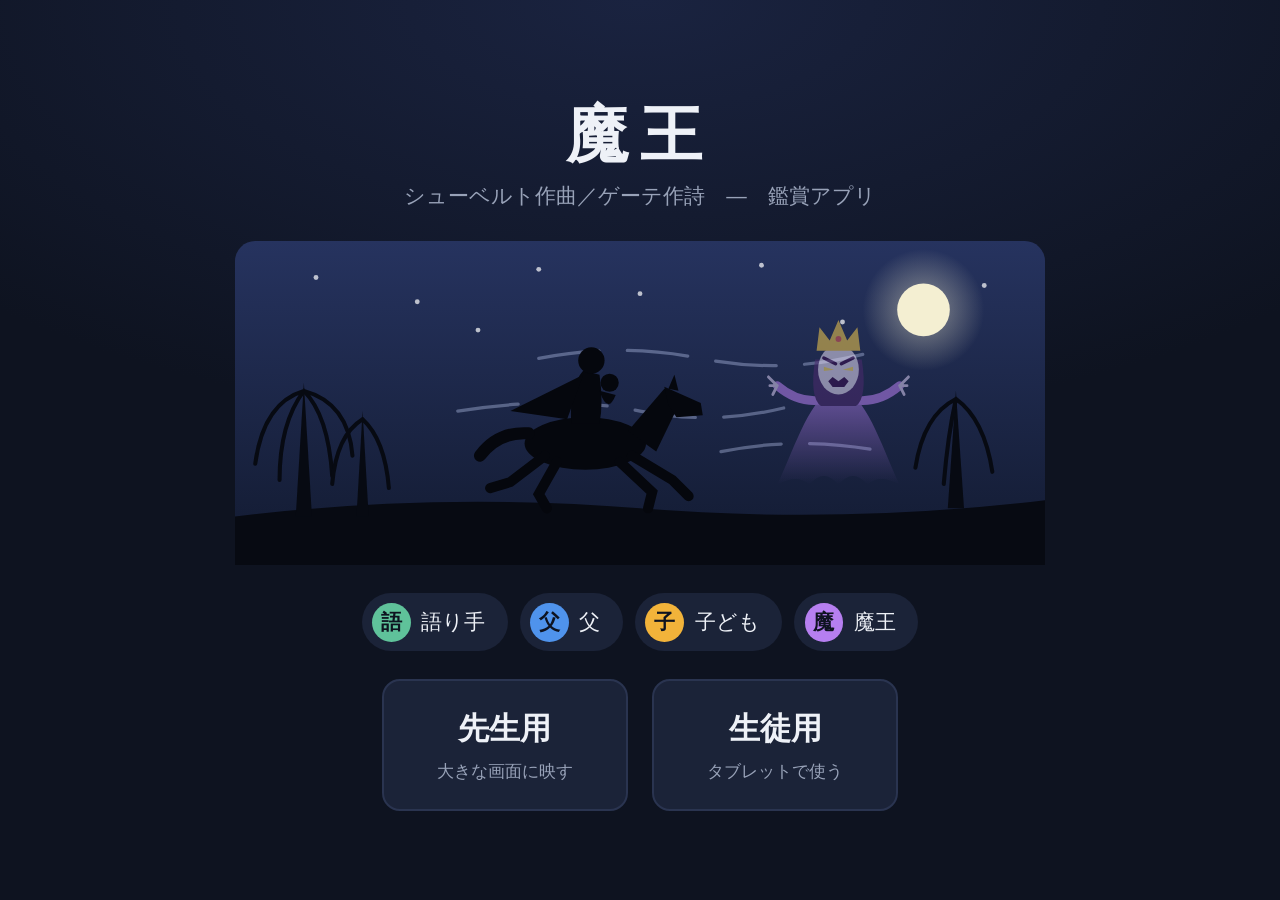
<file: index.html>
<!doctype html>
<html lang="ja">
<head>
<meta charset="utf-8">
<meta name="viewport" content="width=device-width, initial-scale=1, viewport-fit=cover">
<title>魔王｜鑑賞アプリ</title>
<link rel="stylesheet" href="css/app.css">
</head>
<body>
<div class="entry">
  <h1>魔王</h1>
  <div class="sub">シューベルト作曲／ゲーテ作詩　―　鑑賞アプリ</div>
  <div class="entry-scene" id="scene"></div>
  <div class="cast">
    <div class="cast-item r-narrator"><span class="mk r-narrator">語</span>語り手</div>
    <div class="cast-item r-father"><span class="mk r-father">父</span>父</div>
    <div class="cast-item r-son"><span class="mk r-son">子</span>子ども</div>
    <div class="cast-item r-erlking"><span class="mk r-erlking">魔</span>魔王</div>
  </div>
  <div class="doors">
    <a class="door" href="teacher.html"><b>先生用</b><span>大きな画面に映す</span></a>
    <a class="door" href="student.html"><b>生徒用</b><span>タブレットで使う</span></a>
  </div>
</div>
<script src="js/art.js"></script>
<script>document.getElementById('scene').innerHTML = ERLArt.scene();</script>
</body>
</html>
</file>
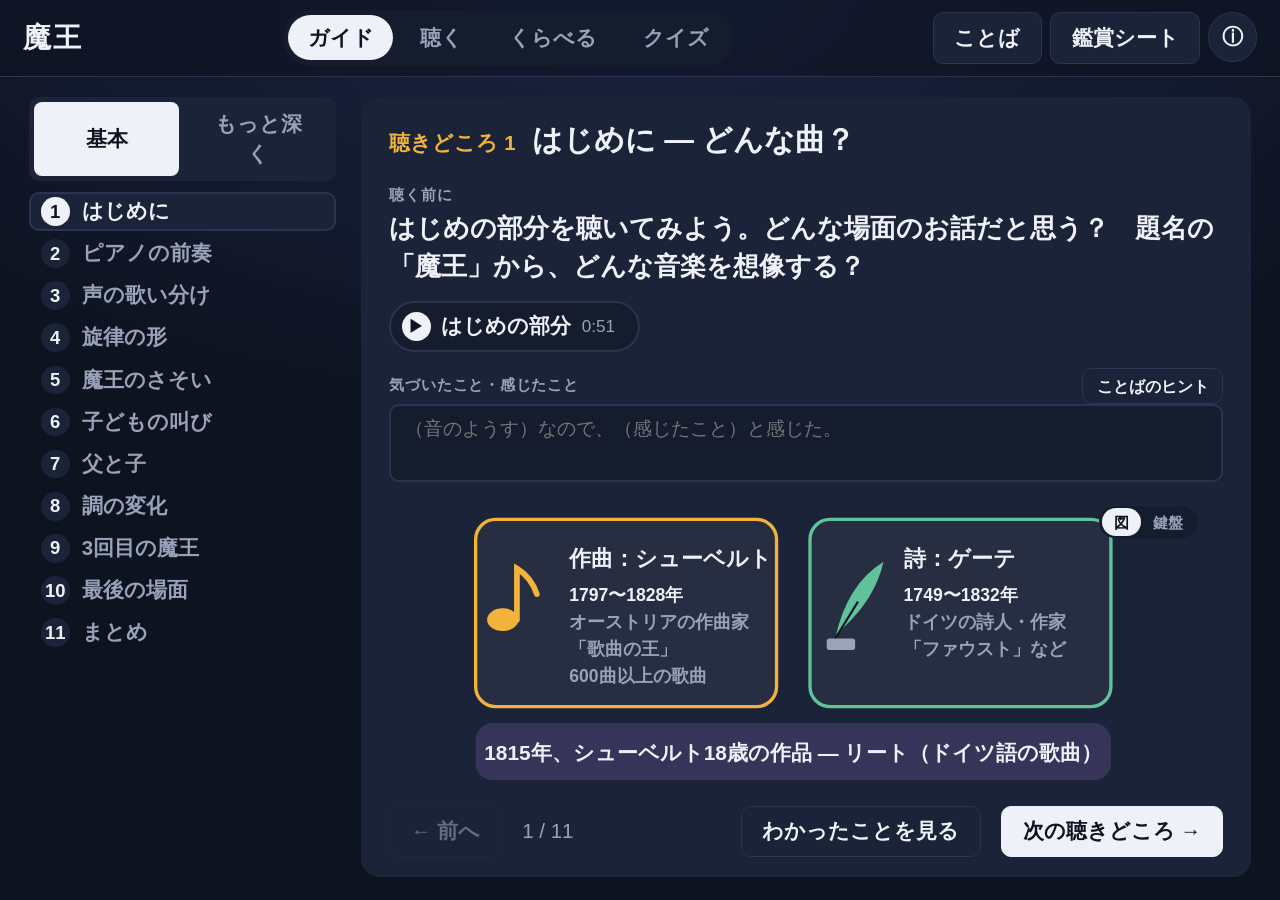
<file: student.html>
<!doctype html>
<html lang="ja">
<head>
<meta charset="utf-8">
<meta name="viewport" content="width=device-width, initial-scale=1, viewport-fit=cover">
<title>魔王｜生徒用</title>
<link rel="stylesheet" href="css/app.css">
</head>
<body class="student">
<div class="app">
  <header class="top">
    <div class="brand"><b>魔王</b><small>シューベルト</small></div>
    <nav class="tabs">
      <button class="tab" data-v="guide">ガイド</button>
      <button class="tab" data-v="listen">聴く</button>
      <button class="tab" data-v="compare">くらべる</button>
      <button class="tab" data-v="quiz">クイズ</button>
    </nav>
    <div class="tools">
      <button class="btn s-names listen-only">名前をかくす</button>
      <button class="btn s-keysbtn listen-only" >鍵盤</button>
      <button class="btn s-lyrics listen-only">歌詞：日本語</button>
      <button class="btn guide-only s-words">ことば</button>
      <button class="btn guide-only s-sheet">鑑賞シート</button>
      <button class="btn icon s-info" aria-label="このアプリについて">ⓘ</button>
    </div>
  </header>
  <main></main>
</div>
<script src="js/data.js"></script>
<script src="js/art.js"></script>
<script src="js/core.js"></script>
<script src="js/notes.js"></script>
<script src="js/keys.js"></script>
<script src="js/views.js"></script>
<script src="js/student.js"></script>
</body>
</html>
</file>
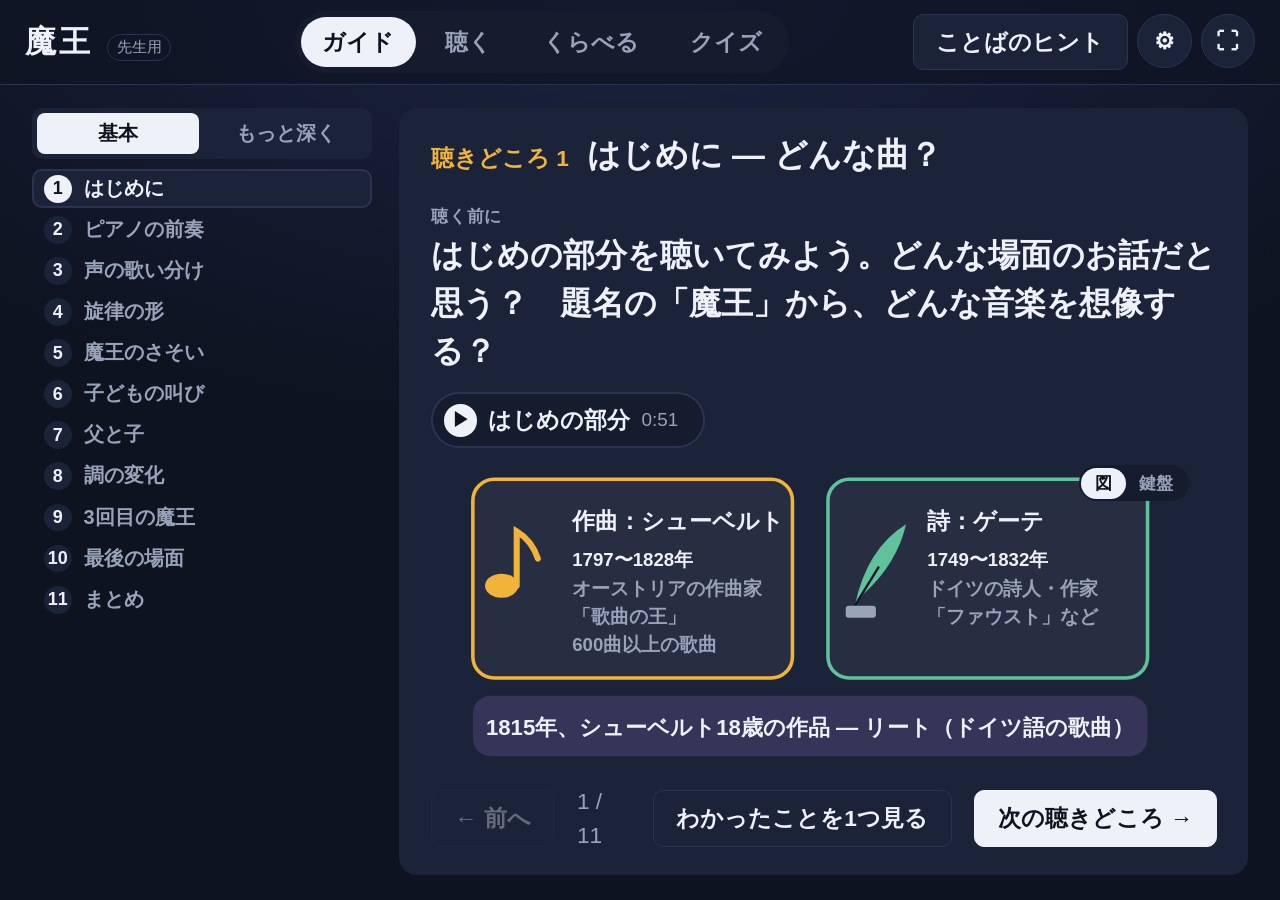
<file: teacher.html>
<!doctype html>
<html lang="ja">
<head>
<meta charset="utf-8">
<meta name="viewport" content="width=device-width, initial-scale=1, viewport-fit=cover">
<title>魔王｜先生用</title>
<link rel="stylesheet" href="css/app.css">
</head>
<body class="teacher">
<div class="app">
  <header class="top">
    <div class="brand"><b>魔王</b><small>シューベルト</small><span class="who-tag">先生用</span></div>
    <nav class="tabs">
      <button class="tab" data-v="guide">ガイド</button>
      <button class="tab" data-v="listen">聴く</button>
      <button class="tab" data-v="compare">くらべる</button>
      <button class="tab" data-v="quiz">クイズ</button>
    </nav>
    <div class="tools">
      <button class="btn t-names listen-only" title="H キー">名前をかくす</button>
      <button class="btn t-keysbtn listen-only" title="K キー">鍵盤</button>
      <button class="btn t-lyrics listen-only" title="L キー">歌詞：日本語</button>
      <button class="btn guide-only t-words" title="W キー">ことばのヒント</button>
      <button class="btn icon t-settings" title="設定" aria-label="設定">⚙</button>
      <button class="btn icon t-full" title="全画面（F キー）" aria-label="全画面">⛶</button>
    </div>
  </header>
  <main></main>
</div>
<script src="js/data.js"></script>
<script src="js/art.js"></script>
<script src="js/core.js"></script>
<script src="js/notes.js"></script>
<script src="js/keys.js"></script>
<script src="js/views.js"></script>
<script src="js/teacher.js"></script>
</body>
</html>
</file>
<file: css/app.css>
/* 「魔王」鑑賞アプリ　共通スタイル */
:root {
  --bg: #0e1320;
  --bg2: #151c2e;
  --panel: #1b2338;
  --line: #2a3450;
  --text: #eef1f7;
  --muted: #98a2b8;
  --narrator: #5fc29a;
  --father: #4f93ec;
  --son: #f2b33a;
  --erlking: #b67ff0;
  --piano: #5d677c;
  --ok: #5fc29a;
  --ng: #ef6b6b;
  --r: 14px;
  --fs: clamp(14px, 1.25vw + 0.5vh, 26px);
}
* { box-sizing: border-box; }
html, body { margin: 0; height: 100%; }
body {
  height: 100dvh;
  overflow: hidden;
  background: radial-gradient(120% 80% at 50% 0%, #1a2340 0%, var(--bg) 60%) fixed, var(--bg);
  color: var(--text);
  font-family: "BIZ UDPGothic", "BIZ UDゴシック", "Hiragino Sans", "Hiragino Kaku Gothic ProN", "Noto Sans JP", "Yu Gothic UI", "Meiryo", sans-serif;
  font-size: var(--fs);
  line-height: 1.5;
  -webkit-tap-highlight-color: transparent;
  user-select: none;
  -webkit-user-select: none;
}
button { font: inherit; color: inherit; cursor: pointer; }
.app { height: 100%; display: grid; grid-template-rows: auto 1fr; }

/* ---------- 上の帯 ---------- */
.top {
  display: flex; align-items: center; gap: 1em;
  padding: 0.5em 1.1em;
  border-bottom: 1px solid var(--line);
  background: rgba(14, 19, 32, 0.6);
}
.brand { display: flex; align-items: baseline; gap: 0.6em; white-space: nowrap; }
.brand b { font-size: 1.35em; letter-spacing: 0.1em; }
.brand small { color: var(--muted); font-size: 0.7em; }
.brand .who-tag { font-size: 0.65em; padding: 0.1em 0.6em; border: 1px solid var(--line); border-radius: 99px; color: var(--muted); }
.tabs { display: flex; gap: 0.35em; margin: 0 auto; background: var(--bg2); padding: 0.25em; border-radius: 99px; }
.tab {
  border: 0; background: none; padding: 0.35em 1.2em; border-radius: 99px;
  color: var(--muted); font-weight: 700; white-space: nowrap;
}
.tab.on { background: var(--text); color: var(--bg); }
.tools { display: flex; gap: 0.4em; }
.btn {
  border: 1px solid var(--line); background: var(--panel);
  padding: 0.45em 1em; border-radius: 10px; font-weight: 700; white-space: nowrap;
}
.btn:hover { border-color: #46557c; }
.btn:active { transform: translateY(1px); }
.btn.primary { background: var(--text); color: var(--bg); border-color: var(--text); }
.btn.icon { width: 2.4em; height: 2.4em; padding: 0; display: inline-grid; place-items: center; border-radius: 50%; }
.btn.icon.big { width: 3.2em; height: 3.2em; font-size: 1.1em; }
.btn.small { font-size: 0.8em; padding: 0.3em 0.8em; }
.btn[disabled] { opacity: 0.35; cursor: default; }
.i-pause { display: none; letter-spacing: -0.1em; }
.is-playing .play .i-play { display: none; }
.is-playing .play .i-pause { display: inline; }

main { position: relative; min-height: 0; }
.view { position: absolute; inset: 0; padding: 1em 1.4em 1.1em; display: none; min-height: 0; }
.view.on { display: grid; }

/* ---------- 人物マーク ---------- */
.mk {
  display: inline-grid; place-items: center;
  width: 1.9em; height: 1.9em; border-radius: 50%;
  font-weight: 800; color: #0e1320; background: var(--c, #888); flex: none;
}
.r-narrator { --c: var(--narrator); }
.r-father { --c: var(--father); }
.r-son { --c: var(--son); }
.r-erlking { --c: var(--erlking); }
.r-piano { --c: var(--piano); }
.mk.r-piano { color: var(--text); }
.mk.q { background: var(--line); color: var(--text); }

/* ---------- 聴く ---------- */
.v-listen { grid-template-rows: auto 1fr auto auto; gap: 0.8em; }
.cast { display: flex; justify-content: center; gap: 0.8em; }
.cast-item {
  display: flex; align-items: center; gap: 0.5em;
  padding: 0.35em 1em 0.35em 0.4em; border-radius: 99px;
  background: var(--panel); border: 2px solid transparent;
  opacity: 0.45; transition: opacity .25s, border-color .25s, transform .25s;
}
.cast-item.on { opacity: 1; border-color: var(--c); transform: scale(1.08); box-shadow: 0 0 1.4em -0.3em var(--c); }
.hide-names .cast-item.on { opacity: 0.45; border-color: transparent; transform: none; box-shadow: none; }
.stage {
  display: flex; flex-direction: column; align-items: center; justify-content: center;
  text-align: center; gap: 0.6em; min-height: 0; padding: 0 1em;
}
.who { display: flex; align-items: center; gap: 0.5em; font-size: 1.15em; font-weight: 800; color: var(--c, var(--muted)); }
.lyric { min-height: 4.6em; display: flex; flex-direction: column; justify-content: center; }
.lyric p { margin: 0; }
.lyric .ja { font-size: 2.1em; font-weight: 800; line-height: 1.35; text-wrap: balance; }
.lyric .de { font-size: 1.05em; color: var(--muted); font-style: italic; margin-top: 0.3em; }
[data-lyrics="ja"] .lyric .de, [data-lyrics="de"] .lyric .ja, [data-lyrics="none"] .lyric { display: none; }
[data-lyrics="de"] .lyric .de { font-size: 1.8em; color: var(--text); font-style: normal; }
.note { min-height: 1.5em; color: var(--muted); max-width: 46em; }
.transport { display: grid; grid-template-columns: 1fr auto 1fr; align-items: center; gap: 0.8em; }
.tp-mid { display: flex; align-items: center; gap: 0.8em; }
.lv-tools { display: flex; justify-content: flex-end; gap: 0.4em; flex-wrap: wrap; }
.transport .time { color: var(--muted); font-variant-numeric: tabular-nums; }

/* 帯 */
.tl { position: relative; padding-top: 1.5em; }
.tl-bar { position: relative; height: 2.4em; border-radius: 10px; overflow: hidden; background: var(--bg2); }
.tl-seg {
  position: absolute; top: 0; bottom: 0; border: 0; padding: 0;
  background: var(--c); opacity: 0.55; border-right: 2px solid var(--bg);
}
.tl-seg.r-piano { opacity: 0.35; }
.tl-seg.on { opacity: 1; }
.tl-seg:hover { opacity: 0.9; }
.hide-names .tl-seg { background: #3a4462; }
.hide-names .tl-seg.on { background: #8090b8; }
.tl-head { position: absolute; top: -2px; bottom: -2px; width: 3px; margin-left: -1.5px; background: #fff; box-shadow: 0 0 6px #000; pointer-events: none; z-index: 2; }
.tl-marks { position: absolute; top: 0; left: 0; right: 0; height: 1.5em; }
.tl-cry { position: absolute; transform: translateX(-10%); color: var(--son); font-weight: 800; font-size: 0.95em; }
.hide-names .tl-cry { visibility: hidden; }
.legend { display: flex; gap: 1em; justify-content: center; color: var(--muted); font-size: 0.8em; }
.legend i { display: inline-block; width: 0.9em; height: 0.9em; border-radius: 3px; background: var(--c); margin-right: 0.3em; vertical-align: -0.1em; }

/* ---------- くらべる ---------- */
.v-compare { grid-template-rows: auto 1fr auto; gap: 0.8em; }
.hint-line { text-align: center; color: var(--muted); margin: 0; }
.cards { display: grid; grid-template-columns: repeat(5, 1fr); gap: 0.8em; min-height: 0; }
.card {
  background: var(--panel); border-radius: var(--r); border: 2px solid var(--line);
  padding: 0.9em; display: flex; flex-direction: column; gap: 0.6em; min-height: 0; overflow: hidden;
  border-top: 0.45em solid var(--c);
}
.card.playing { border-color: var(--c); box-shadow: 0 0 1.6em -0.4em var(--c); }
.card h3 { margin: 0; display: flex; align-items: center; gap: 0.5em; font-size: 1.2em; }
.card .play-clip { align-self: stretch; }
.card ul { margin: 0; padding-left: 1.1em; font-size: 0.9em; display: flex; flex-direction: column; gap: 0.45em; }
.card .hidden-pts { flex: 1; display: grid; place-items: center; color: var(--muted); border: 2px dashed var(--line); border-radius: 10px; text-align: center; padding: 0.6em; }
.cry-row { display: flex; align-items: center; justify-content: center; gap: 0.8em; flex-wrap: wrap; }
.cry-row .lbl { color: var(--son); font-weight: 800; }
.cry-dot { display: inline-grid; place-items: center; width: 2.2em; height: 2.2em; border-radius: 50%; border: 2px solid var(--son); color: var(--son); font-weight: 800; }
.cry-dot.on { background: var(--son); color: var(--bg); }

/* ---------- クイズ ---------- */
.v-quiz { grid-template-rows: auto 1fr auto; gap: 0.8em; }
.q-head { display: flex; align-items: center; justify-content: center; gap: 1em; color: var(--muted); }
.q-head .progress { display: flex; gap: 0.3em; }
.q-head .progress i { width: 0.8em; height: 0.8em; border-radius: 50%; background: var(--line); display: inline-block; }
.q-head .progress i.done { background: var(--muted); }
.q-head .progress i.ok { background: var(--ok); }
.q-head .progress i.ng { background: var(--ng); }
.q-head .progress i.now { outline: 2px solid var(--text); outline-offset: 2px; }
.q-body { display: flex; flex-direction: column; align-items: center; justify-content: center; gap: 1em; min-height: 0; text-align: center; }
.q-ask { font-size: 1.6em; font-weight: 800; }
.q-choices { display: grid; grid-template-columns: repeat(4, minmax(0, 1fr)); gap: 0.8em; width: min(100%, 60em); }
.choice {
  border: 3px solid var(--line); background: var(--panel); border-radius: var(--r);
  padding: 0.9em 0.5em; display: flex; flex-direction: column; align-items: center; gap: 0.4em;
  font-size: 1.15em; font-weight: 800; transition: border-color .2s, opacity .2s, transform .2s;
}
.choice .mk { width: 2.4em; height: 2.4em; font-size: 1.1em; }
.choice.correct { border-color: var(--ok); box-shadow: 0 0 1.6em -0.3em var(--ok); transform: scale(1.04); }
.choice.wrong { border-color: var(--ng); }
.choice.dim { opacity: 0.35; }
.q-answer { min-height: 4.2em; display: flex; flex-direction: column; align-items: center; gap: 0.2em; }
.q-answer .res { font-size: 1.3em; font-weight: 800; }
.q-answer .res.ok { color: var(--ok); }
.q-answer .res.ng { color: var(--ng); }
.q-answer .why { color: var(--muted); }
.q-answer .ly { font-weight: 700; }
.q-foot { display: flex; justify-content: center; gap: 0.8em; }
.q-score { font-size: 3em; font-weight: 800; }

/* ---------- 重ねて出す画面（設定など） ---------- */
.sheet-bg { position: fixed; inset: 0; background: rgba(5, 8, 15, 0.7); display: none; place-items: center; z-index: 50; }
.sheet-bg.on { display: grid; }
.sheet {
  width: min(96vw, 66em); max-height: 94dvh; overflow: auto;
  background: var(--bg2); border: 1px solid var(--line); border-radius: 18px; padding: 1.2em 1.4em;
  display: flex; flex-direction: column; gap: 0.9em; font-size: 0.9em;
}
.sheet h2 { margin: 0; font-size: 1.25em; display: flex; align-items: center; justify-content: space-between; }
.sheet .row { display: flex; align-items: center; gap: 0.8em; flex-wrap: wrap; }
.sheet .row > .k { min-width: 8em; color: var(--muted); }
.seg-pick { display: flex; gap: 0.3em; background: var(--panel); padding: 0.25em; border-radius: 10px; }
.seg-pick button { border: 0; background: none; padding: 0.3em 0.9em; border-radius: 8px; color: var(--muted); font-weight: 700; }
.seg-pick button.on { background: var(--text); color: var(--bg); }
.sheet .small { color: var(--muted); font-size: 0.85em; }
.sheet a { color: #9cc3ff; }
.keys { display: grid; grid-template-columns: auto 1fr; gap: 0.2em 1em; color: var(--muted); }
.keys kbd { background: var(--panel); border: 1px solid var(--line); border-radius: 6px; padding: 0 0.5em; color: var(--text); font-family: inherit; }

/* 時間合わせ */
.sync-grid { display: grid; grid-template-columns: repeat(auto-fill, minmax(14.5em, 1fr)); gap: 0.35em 0.6em; font-size: 0.85em; }
.sync-item { display: flex; align-items: center; gap: 0.4em; background: var(--panel); border-radius: 8px; padding: 0.25em 0.4em; border: 2px solid transparent; }
.sync-item.on { border-color: var(--text); }
.sync-item .lb { flex: 1; font-weight: 700; white-space: nowrap; overflow: hidden; text-overflow: ellipsis; }
.sync-item .tm { font-variant-numeric: tabular-nums; color: var(--muted); min-width: 3.6em; text-align: right; }
.sync-item .mk { width: 1.5em; height: 1.5em; font-size: 0.8em; }
.sync-item button { border: 1px solid var(--line); background: var(--bg2); border-radius: 6px; padding: 0 0.4em; font-size: 0.85em; }
.tap-box { display: flex; align-items: center; gap: 1em; background: var(--panel); border-radius: 12px; padding: 0.7em 1em; }
.tap-box .now { flex: 1; }
.tap-big { font-size: 1.15em; padding: 0.7em 1.4em; }

/* クレジット（下のすみ） */
.credit-btn { border: 0; background: none; color: var(--muted); font-size: 0.75em; text-decoration: underline; }

/* ---------- 入口 ---------- */
.entry { height: 100%; display: flex; flex-direction: column; align-items: center; justify-content: center; gap: 2em; padding: 1.5em; text-align: center; }
.entry h1 { margin: 0; font-size: 3em; letter-spacing: 0.2em; }
.entry .sub { color: var(--muted); margin-top: -1.4em; }
.entry .cast { gap: 0.6em; flex-wrap: wrap; }
.entry .cast-item { opacity: 1; }
.doors { display: flex; gap: 1.2em; flex-wrap: wrap; justify-content: center; }
.door {
  display: flex; flex-direction: column; gap: 0.3em; align-items: center;
  text-decoration: none; color: var(--text); background: var(--panel); border: 2px solid var(--line);
  border-radius: 18px; padding: 1.2em 2.4em; min-width: 12em;
}
.door:hover { border-color: var(--text); }
.door b { font-size: 1.5em; }
.door span { color: var(--muted); font-size: 0.85em; }

/* ---------- 先生用：大きく ---------- */
body.teacher { --fs: clamp(15px, 1.35vw + 0.6vh, 30px); }
body.teacher .lyric .ja { font-size: 2.5em; }

/* ---------- 生徒用 ---------- */
.v-compare.student { grid-template-rows: 1fr auto; }
.s-compare { display: grid; grid-template-columns: minmax(10em, 15em) 1fr; gap: 1em; min-height: 0; }
.s-list { display: flex; flex-direction: column; gap: 0.5em; }
.s-list button {
  display: flex; align-items: center; gap: 0.6em; text-align: left;
  background: var(--panel); border: 2px solid var(--line); border-radius: 12px; padding: 0.5em 0.7em; font-weight: 800;
}
.s-list button.on { border-color: var(--c); box-shadow: 0 0 1.2em -0.4em var(--c); }
.s-list button .done { margin-left: auto; color: var(--ok); font-size: 0.8em; }
.s-detail { background: var(--panel); border-radius: var(--r); border-top: 0.45em solid var(--c); padding: 1em 1.2em; display: flex; flex-direction: column; gap: 0.8em; min-height: 0; overflow: hidden; }
.s-detail h3 { margin: 0; display: flex; align-items: center; gap: 0.6em; font-size: 1.3em; }
.s-detail .q { color: var(--muted); }
.chips { display: flex; flex-wrap: wrap; gap: 0.45em; }
.chip { border: 2px solid var(--line); background: var(--bg2); border-radius: 99px; padding: 0.3em 0.95em; font-weight: 700; }
.chip.on { background: var(--c); border-color: var(--c); color: var(--bg); }
.s-detail ul { margin: 0; padding-left: 1.2em; display: flex; flex-direction: column; gap: 0.35em; }
.s-detail .ans { background: var(--bg2); border-radius: 10px; padding: 0.7em 1em; }
.s-detail .acts { display: flex; gap: 0.6em; flex-wrap: wrap; }

/* ---------- 画面が小さいとき ---------- */
@media (max-width: 900px) {
  :root { --fs: 15px; }
  body.teacher { --fs: 15px; }
  .brand small { display: none; }
  .cards { grid-template-columns: repeat(5, minmax(0, 1fr)); gap: 0.4em; font-size: 0.85em; }
  .q-choices { grid-template-columns: repeat(2, 1fr); }
}
@media (max-width: 640px) {
  body { overflow: auto; height: auto; min-height: 100dvh; }
  .app { min-height: 100dvh; height: auto; }
  .top { flex-wrap: wrap; }
  .tabs { order: 3; width: 100%; justify-content: center; }
  main { min-height: calc(100dvh - 7em); }
  .view { position: relative; inset: auto; min-height: calc(100dvh - 7em); }
  .cards { grid-template-columns: 1fr; }
  .s-compare { grid-template-columns: 1fr; }
  .s-list { flex-direction: row; flex-wrap: wrap; }
  .lyric .ja, body.teacher .lyric .ja { font-size: 1.6em; }
  .cast { flex-wrap: wrap; gap: 0.4em; }
}
@media (max-height: 560px) and (min-width: 641px) {
  :root, body.teacher { --fs: 13px; }
  .lyric .ja, body.teacher .lyric .ja { font-size: 1.8em; }
}

/* 聴くモードの時だけ出すボタン */
body:not([data-mode="listen"]) .listen-only { display: none; }
.pane-pick { align-self: flex-start; }
.sheet .body { display: flex; flex-direction: column; gap: 0.9em; }

/* ---------- ガイド ---------- */
.v-guide { grid-template-columns: minmax(11em, 15em) 1fr; gap: 1.2em; }
.g-list { list-style: none; margin: 0; padding: 0; display: flex; flex-direction: column; gap: 0.35em; min-height: 0; }
.g-list button {
  width: 100%; display: flex; align-items: center; gap: 0.6em; text-align: left;
  background: none; border: 2px solid transparent; border-radius: 10px; padding: 0.35em 0.6em; color: var(--muted); font-weight: 700;
}
.g-list .n { display: inline-grid; place-items: center; width: 1.7em; height: 1.7em; border-radius: 50%; background: var(--panel); color: var(--text); flex: none; font-size: 0.9em; }
.g-list li.on button { border-color: var(--line); background: var(--panel); color: var(--text); }
.g-list li.on .n { background: var(--text); color: var(--bg); }
.g-list li.memo .t::after { content: ' ✎'; color: var(--ok); }
.g-card {
  background: var(--panel); border-radius: 18px; padding: 1em 1.4em; min-height: 0; overflow: hidden;
  display: flex; flex-direction: column; gap: 0.75em;
}
.g-head { display: flex; align-items: baseline; gap: 0.8em; flex-wrap: wrap; }
.g-num { color: var(--son); font-weight: 800; white-space: nowrap; }
.g-head h2 { margin: 0; font-size: 1.45em; }
.tag { display: inline-block; font-size: 0.75em; font-weight: 800; color: var(--muted); letter-spacing: 0.05em; margin-bottom: 0.2em; }
.g-ask p { margin: 0; font-size: 1.25em; font-weight: 700; line-height: 1.5; }
.g-clips { display: flex; flex-wrap: wrap; gap: 0.5em; }
.g-clip {
  display: inline-flex; align-items: center; gap: 0.5em; border: 2px solid var(--c, var(--line)); background: var(--bg2);
  border-radius: 99px; padding: 0.4em 1.1em 0.4em 0.5em; font-weight: 800;
}
.g-clip .ic { display: inline-grid; place-items: center; width: 1.8em; height: 1.8em; border-radius: 50%; background: var(--c, var(--text)); color: var(--bg); font-size: 0.8em; }
.g-clip small { color: var(--muted); font-weight: 400; }
.g-clip.on { background: var(--c, var(--text)); color: var(--bg); }
.g-clip.on .ic { background: var(--bg); color: var(--c, var(--text)); }
.g-clip.on small { color: var(--bg); }
.g-memo textarea {
  width: 100%; font: inherit; font-size: 0.95em; color: var(--text); background: var(--bg2);
  border: 2px solid var(--line); border-radius: 10px; padding: 0.4em 0.7em; resize: none; user-select: text; -webkit-user-select: text;
}
.g-memo textarea:focus { outline: none; border-color: var(--muted); }
.g-find { flex: 0 0 auto; min-height: 0; display: flex; flex-direction: column; gap: 0.5em; align-items: flex-start; }
.g-find ul { margin: 0; padding: 0; list-style: none; display: flex; flex-direction: column; gap: 0.45em; }
.g-find li { background: var(--bg2); border-left: 0.3em solid var(--ok); border-radius: 6px; padding: 0.35em 0.8em; animation: pop .3s ease; }
.g-find .tag { display: none; }
.g-find.open .tag { display: inline-block; margin: 0; }
@keyframes pop { from { opacity: 0; transform: translateY(6px); } to { opacity: 1; transform: none; } }
.g-nav { display: flex; align-items: center; gap: 1em; }
.g-pos { color: var(--muted); }
.g-reveal { margin-left: auto; }
.g-nav .g-prev { order: -1; }
body.teacher .g-ask p { font-size: 1.4em; }
@media (max-width: 900px) {
  .v-guide { grid-template-columns: 1fr; grid-template-rows: auto 1fr; }
  .g-list { flex-direction: row; flex-wrap: wrap; }
  .g-list .t { display: none; }
  .g-list button { padding: 0.2em; }
}
.g-find li { font-size: 0.92em; }
@media (max-height: 760px) and (min-width: 641px) {
  .g-card { font-size: 0.88em; gap: 0.6em; padding: 0.8em 1.2em; }
  .g-memo textarea { padding: 0.25em 0.6em; }
}

/* ---------- イラスト・ピアノの図 ---------- */
.art { display: block; width: 100%; height: 100%; }
.art text { font-family: inherit; }
.art .n { opacity: .45; }
.art .n.rh { fill: var(--son); }
.art .n.lh { fill: var(--father); }
body.is-playing .art .n { animation: note 1.67s linear infinite; animation-delay: var(--d); opacity: .3; }
@keyframes note { 0%, 9% { opacity: 1; } 22%, 100% { opacity: .3; } }
.art-scene .ghost { animation: ghost 5s ease-in-out infinite; }
.art-scene .wind path { stroke-dasharray: 30 14; animation: wind 3s linear infinite; }
@keyframes ghost { 50% { transform: translate(258px, 28px) scale(.72); } }
@keyframes wind { to { stroke-dashoffset: -88; } }
@media (prefers-reduced-motion: reduce) { .art * { animation: none !important; } }

/* 聴く */
.art-slot { flex: 1 1 0; min-height: 0; max-height: 13em; width: 100%; display: flex; justify-content: center; }
.stage > .who, .stage > .lyric, .stage > .note { flex: none; }
.art-slot.is-char .art { width: auto; aspect-ratio: 100 / 120; }
.art-slot.is-roll .art { width: auto; aspect-ratio: 400 / 160; max-width: 100%; }
.art-slot.is-char .art { animation: popin .35s ease; }
@keyframes popin { from { transform: scale(.85); opacity: 0; } }

/* ガイド */
.g-fig { flex: 1 1 0; min-height: 3em; display: flex; justify-content: center; align-items: center; }
.g-fig > .art { max-width: 40em; }
.art-pair { display: flex; gap: 1em; height: 100%; width: 100%; justify-content: center; }
.art-pair > .art { flex: 1 1 0; min-width: 0; max-width: 26em; }
.art-pair.wide > .art { flex: 3 1 0; max-width: 36em; }
.art-side { flex: 0 1 8em; display: flex; flex-direction: column; align-items: center; justify-content: center; min-width: 0; min-height: 0; }
.art-side .art { flex: 1 1 0; min-height: 0; }
.art-cap { font-size: 0.75em; color: var(--muted); text-align: center; line-height: 1.4; }

/* くらべる */
.card-art { flex: 1 1 0; min-height: 3em; display: flex; justify-content: center; }
.card-art .art { max-width: 9em; }
.card.r-piano .card-art .art { max-width: 100%; }
.s-detail { position: relative; }
.s-art { position: absolute; right: 1em; bottom: 4.2em; width: 28%; max-width: 13em; height: 45%; opacity: .95; pointer-events: none; }
.s-detail.r-piano .s-art { width: 50%; max-width: 22em; height: 35%; }

/* 入口 */
.entry-scene { height: min(36vh, 16em); aspect-ratio: 400 / 160; max-width: 92vw; }
.entry { gap: 1.4em; }
@media (max-width: 1400px) { .brand small { display: none; } .tab { padding: 0.35em 0.95em; } }

.g-main { flex: 1 1 0; min-height: 0; display: flex; gap: 1.2em; }
.g-main .g-fig { flex: 1 1 0; min-width: 0; min-height: 0; }
.g-main .g-find { flex: 0 0 0; overflow: hidden; }
.g-main .g-find.open { flex: 1.8 1 0; }
.g-main .g-find li { font-size: 0.84em; padding: 0.3em 0.7em; line-height: 1.45; }
.g-main .g-find ul { gap: 0.35em; }
@media (max-width: 900px) {
  .g-main { flex-direction: column; }
  .g-main .g-fig { flex: 1 1 0; }
  .g-main .g-find, .g-main .g-find.open { flex: none; }
}
@media (max-height: 800px) { body.teacher .g-ask p { font-size: 1.22em; } }

/* ガイドの時だけ出すボタン */
body:not([data-mode="guide"]) .guide-only { display: none; }

/* ---------- ことばのヒント ---------- */
.sheet.sheet-wide { width: min(96vw, 78em); }
.wb { display: grid; grid-template-columns: 1.25fr 1fr; gap: 1.2em; }
.wb-col { display: flex; flex-direction: column; gap: 0.45em; }
.wb-h { font-weight: 800; font-size: 1.1em; }
.wb-h small { color: var(--muted); font-weight: 400; margin-left: 0.4em; }
.wb-row { display: flex; gap: 0.6em; align-items: baseline; }
.wb-k { flex: none; width: 4.2em; color: var(--muted); font-weight: 700; }
.wb .chips { gap: 0.3em; }
.wb .chip { padding: 0.15em 0.75em; font-size: 0.95em; }
.wb .chip.on { background: var(--ok); border-color: var(--ok); color: var(--bg); }
.wb-col:first-child .chip { border-color: #3d5a8a; }
.wb-col:last-child .chip { border-color: #6a4a8a; }
.wb-pat { margin-top: auto; background: var(--panel); border-radius: 10px; padding: 0.6em 0.9em; }
body.teacher .sheet.sheet-wide { font-size: 1em; }
.g-memo-h { display: flex; align-items: center; justify-content: space-between; gap: 0.6em; }

/* ---------- 鑑賞シート ---------- */
.ms-name { display: flex; align-items: center; gap: 0.6em; font-weight: 700; }
.ms-input { flex: 1; font: inherit; color: var(--text); background: var(--panel); border: 2px solid var(--line); border-radius: 8px; padding: 0.3em 0.6em; user-select: text; }
.ms-grid { display: grid; grid-template-columns: repeat(2, 1fr); gap: 0.5em 1em; }
.ms-item { background: var(--panel); border-radius: 10px; padding: 0.45em 0.8em; font-size: 0.92em; }
.ms-item p { margin: 0.2em 0 0; }
.ms-empty { color: var(--muted); }
.print-area { display: none; }
@media print {
  @page { size: A4; margin: 14mm; }
  body { background: #fff !important; color: #000; height: auto; overflow: visible; font-size: 11pt; }
  .app, .sheet-bg { display: none !important; }
  .print-area { display: block; }
  .print-area h1 { font-size: 16pt; margin: 0 0 6mm; }
  .print-area .ms-name { margin-bottom: 5mm; }
  .print-area .ms-line { display: inline-block; min-width: 90mm; border-bottom: 1px solid #000; }
  .print-area .ms-grid { display: block; }
  .print-area .ms-item { background: none; border: 1px solid #888; border-radius: 4px; padding: 3mm 4mm; margin-bottom: 3mm; break-inside: avoid; min-height: 18mm; }
  .print-area .ms-empty { color: #999; }
}
body.teacher .sheet.sheet-wide { font-size: 0.8em; }
@media (max-height: 860px) and (min-width: 901px) {
  .g-list { gap: 0.12em; }
  .g-list button { padding: 0.12em 0.5em; }
  .g-list .n { width: 1.55em; height: 1.55em; }
}
@media (max-width: 1300px) and (min-width: 901px) { body.teacher .g-main .g-find li { font-size: 0.78em; } }

/* ---------- 鍵盤アニメーション ---------- */
.keys-slot { display: none; }
.v-listen.show-keys .art-slot { display: none; }
.v-listen.show-keys .keys-slot { display: flex; flex-direction: column; gap: 0.3em; flex: 1 1 0; min-height: 0; width: 100%; }
.v-listen.show-keys .lyric { min-height: 0; }
.v-listen.show-keys .lyric .ja { font-size: 1.5em; }
.v-listen.show-keys .stage { gap: 0.35em; justify-content: flex-start; }
.v-listen.show-keys .who { font-size: 0.95em; }
.keys-host { flex: 1 1 0; min-height: 0; position: relative; }
.keys-anim { position: absolute; inset: 0; border-radius: 10px; overflow: hidden; }
.keys-anim canvas { display: block; }
.keys-legend { display: flex; gap: 1em; align-items: center; justify-content: center; flex-wrap: wrap; font-size: 0.75em; color: var(--muted); }
.keys-legend i { display: inline-block; width: 0.9em; height: 0.9em; border-radius: 3px; margin-right: 0.3em; vertical-align: -0.1em; }
.keys-legend label { display: inline-flex; align-items: center; gap: 0.2em; cursor: pointer; }
.lg-piano { background: var(--son); }
.lg-voice { background: var(--erlking); }
.keys-legend .kn { opacity: 0.8; }
.g-fig { position: relative; flex-direction: column; }
.fig-body { flex: 1 1 0; min-height: 0; width: 100%; display: flex; justify-content: center; align-items: center; }
.fig-body > .art { max-width: 40em; }
.fig-body.is-keys { flex-direction: column; align-items: stretch; gap: 0.3em; }
.fig-switch { position: absolute; top: 0; right: 0; z-index: 2; display: flex; background: var(--bg2); border-radius: 99px; padding: 0.15em; font-size: 0.75em; }
.fig-switch button { border: 0; background: none; color: var(--muted); padding: 0.15em 0.8em; border-radius: 99px; font-weight: 700; }
.fig-switch button.on { background: var(--text); color: var(--bg); }

/* ガイドのコース切りかえ */
.g-side { display: flex; flex-direction: column; gap: 0.5em; min-height: 0; }
.g-course { align-self: stretch; }
.g-course button { flex: 1; }
.v-guide.deep .g-num { color: var(--erlking); }
.v-guide.deep .g-list li.on .n { background: var(--erlking); }
@media (max-width: 900px) { .g-side { flex-direction: row; align-items: center; flex-wrap: wrap; } .g-course { align-self: auto; } }

.g-list { gap: 0.12em; }
.g-list button { padding: 0.12em 0.5em; }
.g-list .n { width: 1.55em; height: 1.55em; }
body.teacher .g-side { font-size: 0.88em; }
</file>
